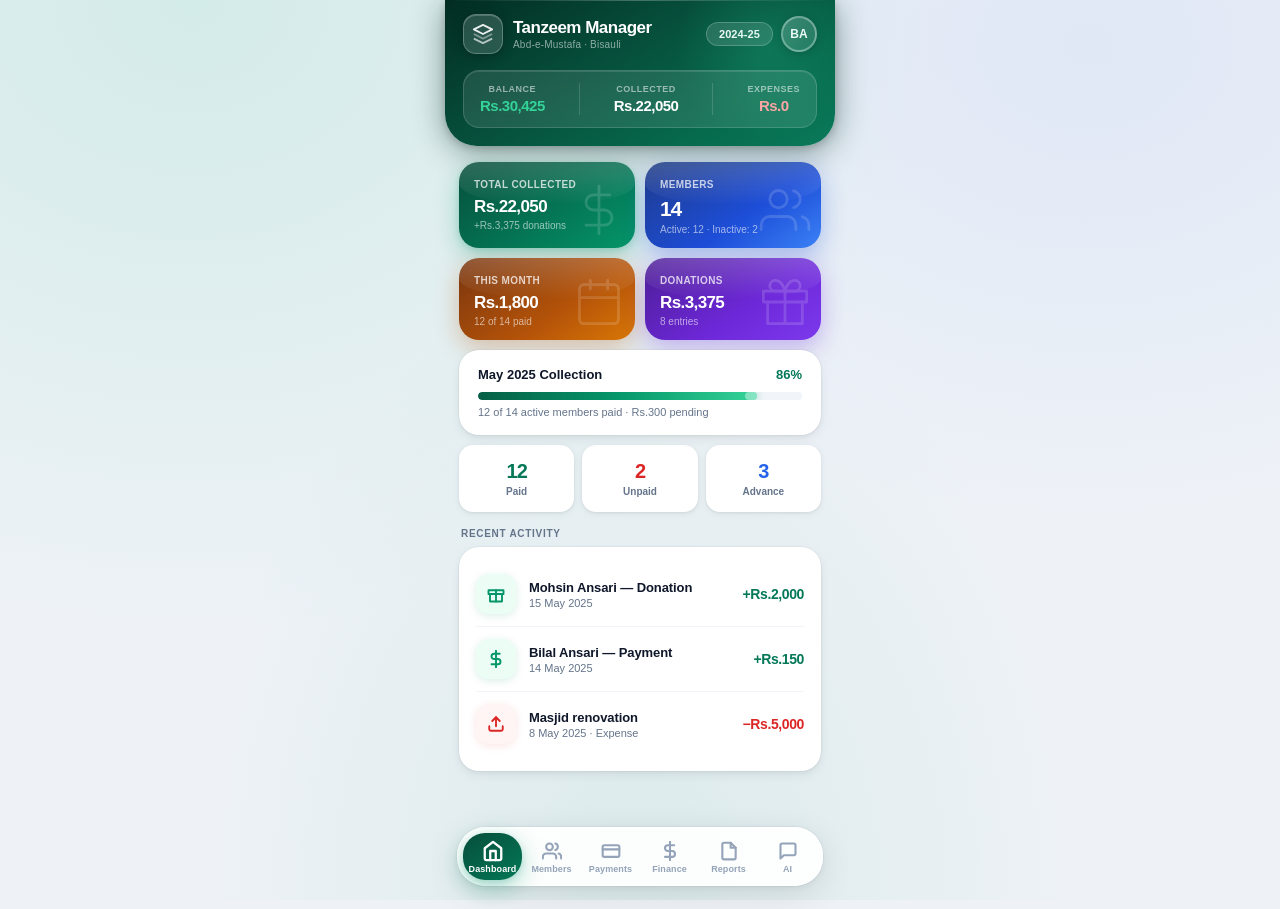
<file: design-test.html>
<!DOCTYPE html>
<html lang="en">
<head>
<meta charset="UTF-8">
<meta name="viewport" content="width=device-width, initial-scale=1, viewport-fit=cover">
<title>Design Test — Tanzeem Manager</title>
<style>
:root {
  --e950:#022c22; --e900:#064e3b; --e800:#065f46; --e700:#047857;
  --e600:#059669; --e500:#10b981; --e400:#34d399; --e100:#d1fae5; --e50:#ecfdf5;
  --s900:#0f172a; --s800:#1e293b; --s700:#334155; --s600:#475569;
  --s500:#64748b; --s400:#94a3b8; --s300:#cbd5e1; --s200:#e2e8f0;
  --s100:#f1f5f9; --s50:#f8fafc;
  --red:#dc2626; --red100:#fee2e2;
  --blue:#2563eb; --blue100:#dbeafe;
  --amber:#f59e0b; --amber100:#fef3c7;
  --purple:#7c3aed; --purple100:#ede9fe;

  --bg:#eef2f7;
  --surface:#ffffff;
  --border:rgba(15,23,42,.07);
  --text:var(--s900);
  --muted:var(--s500);

  --sh-sm:0 1px 3px rgba(0,0,0,.07),0 2px 8px rgba(0,0,0,.05);
  --sh-md:0 4px 12px rgba(0,0,0,.06),0 2px 4px rgba(0,0,0,.04),0 0 0 1px rgba(0,0,0,.03);
  --sh-green:0 8px 24px rgba(5,150,105,.32),0 2px 6px rgba(5,150,105,.18);
  --sh-green-sm:0 4px 14px rgba(5,150,105,.28);
  --r:20px; --rsm:14px; --rxs:10px; --rlg:28px;
}
*{margin:0;padding:0;box-sizing:border-box;-webkit-tap-highlight-color:transparent}
@keyframes fadeUp{from{opacity:0;transform:translateY(12px)}to{opacity:1;transform:translateY(0)}}
@keyframes shimmer{0%{transform:translateX(-100%)}100%{transform:translateX(100%)}}
@keyframes pulse{0%,100%{opacity:1}50%{opacity:.5}}
@keyframes spin{to{transform:rotate(360deg)}}

body{
  font-family:-apple-system,BlinkMacSystemFont,'SF Pro Display','Segoe UI',Roboto,sans-serif;
  background:var(--bg);
  background-image:
    radial-gradient(ellipse at 15% 0%,rgba(16,185,129,.12) 0%,transparent 50%),
    radial-gradient(ellipse at 85% 5%,rgba(37,99,235,.07) 0%,transparent 40%),
    radial-gradient(ellipse at 50% 100%,rgba(5,150,105,.08) 0%,transparent 50%);
  background-attachment:fixed;
  color:var(--text);
  max-width:390px;
  margin:0 auto;
  min-height:100vh;
  -webkit-font-smoothing:antialiased;
}

/* ── Header ─────────────────────────────────── */
.header{
  background:linear-gradient(150deg,var(--e950) 0%,var(--e900) 40%,#066a4c 75%,#0a7a5a 100%);
  color:#fff;
  padding:14px 18px 18px;
  position:sticky;top:0;z-index:100;
  border-radius:0 0 32px 32px;
  box-shadow:0 6px 32px rgba(2,44,34,.45),0 2px 8px rgba(0,0,0,.18);
  overflow:hidden;
}
.header::before{
  content:'';position:absolute;top:-40px;right:-20px;
  width:180px;height:180px;
  background:radial-gradient(circle,rgba(52,211,153,.18) 0%,transparent 70%);
  border-radius:50%;pointer-events:none;
}
.header::after{
  content:'';position:absolute;top:0;left:0;right:0;height:1px;
  background:linear-gradient(90deg,transparent,rgba(255,255,255,.25),transparent);
  pointer-events:none;
}
.hdr-row1{display:flex;align-items:center;justify-content:space-between;margin-bottom:16px}
.hdr-brand{display:flex;align-items:center;gap:10px}
.hdr-logo{
  width:40px;height:40px;border-radius:13px;
  background:rgba(255,255,255,.15);backdrop-filter:blur(8px);
  border:1px solid rgba(255,255,255,.25);
  display:flex;align-items:center;justify-content:center;
  box-shadow:0 2px 12px rgba(0,0,0,.25),inset 0 1px 0 rgba(255,255,255,.2);
}
.hdr-title{font-size:17px;font-weight:800;color:#fff;letter-spacing:-.5px}
.hdr-sub{font-size:10px;color:rgba(255,255,255,.55);font-weight:500;margin-top:1px;letter-spacing:.2px}
.hdr-right{display:flex;align-items:center;gap:8px}
.hdr-pill{
  background:rgba(255,255,255,.13);border:1px solid rgba(255,255,255,.22);
  border-radius:20px;padding:5px 12px;font-size:11px;font-weight:700;color:#fff;letter-spacing:.1px;
}
.avatar{
  width:36px;height:36px;border-radius:50%;
  background:linear-gradient(135deg,rgba(255,255,255,.22),rgba(255,255,255,.1));
  border:2px solid rgba(255,255,255,.35);
  display:flex;align-items:center;justify-content:center;
  font-size:12px;font-weight:800;color:#fff;cursor:pointer;
  box-shadow:0 2px 8px rgba(0,0,0,.2);
}
.hdr-balance{
  background:rgba(255,255,255,.1);backdrop-filter:blur(10px);
  border:1px solid rgba(255,255,255,.15);border-radius:16px;
  padding:12px 16px;display:flex;align-items:center;justify-content:space-between;
  box-shadow:inset 0 1px 0 rgba(255,255,255,.12);
}
.hb-item{text-align:center}
.hb-lbl{font-size:9px;color:rgba(255,255,255,.55);font-weight:600;letter-spacing:.5px;text-transform:uppercase;margin-bottom:3px}
.hb-val{font-size:15px;font-weight:800;color:#fff;letter-spacing:-.5px}
.hb-val.g{color:var(--e400)}.hb-val.r{color:#fca5a5}
.hb-div{width:1px;height:32px;background:rgba(255,255,255,.15)}

/* ── Screen container ───────────────────────── */
.screens{padding-bottom:112px}
.screen{display:none;padding:16px 14px;animation:fadeUp .22s ease-out}
.screen.active{display:block}

/* ── Section label ──────────────────────────── */
.slabel{font-size:10px;font-weight:700;color:var(--muted);letter-spacing:.7px;text-transform:uppercase;margin:16px 0 8px 2px}

/* ── Card ───────────────────────────────────── */
.card{
  background:var(--surface);border-radius:var(--r);
  padding:18px;margin-bottom:10px;
  box-shadow:var(--sh-md);border:1px solid rgba(255,255,255,.9);
  position:relative;overflow:hidden;
}
.card::before{
  content:'';position:absolute;top:0;left:20px;right:20px;height:1px;
  background:linear-gradient(90deg,transparent,rgba(255,255,255,.9),transparent);
}
.card-title{
  font-size:13px;font-weight:800;color:var(--e800);
  margin-bottom:14px;display:flex;align-items:center;gap:8px;letter-spacing:-.2px;
}
.card-title::before{
  content:'';width:3px;height:14px;
  background:linear-gradient(to bottom,var(--e600),var(--e400));
  border-radius:2px;flex-shrink:0;
}

/* ── Metrics ────────────────────────────────── */
.metrics{display:grid;grid-template-columns:1fr 1fr;gap:10px;margin-bottom:10px}
.metric{
  border-radius:var(--r);padding:17px 15px 13px;
  position:relative;overflow:hidden;color:#fff;
  transition:transform .2s cubic-bezier(.34,1.56,.64,1);
}
.metric:active{transform:scale(.96)}
.metric::after{
  content:'';position:absolute;top:0;left:-100%;width:60%;height:100%;
  background:linear-gradient(90deg,transparent,rgba(255,255,255,.12),transparent);
  animation:shimmer 3.5s ease infinite;pointer-events:none;
}
.metric::before{
  content:'';position:absolute;top:0;left:0;right:0;height:50%;
  background:linear-gradient(to bottom,rgba(255,255,255,.18),transparent);
  border-radius:var(--r) var(--r) 60% 60%;pointer-events:none;z-index:1;
}
.metric.g{background:linear-gradient(145deg,var(--e900) 0%,var(--e700) 60%,var(--e600) 100%);box-shadow:var(--sh-green)}
.metric.b{background:linear-gradient(145deg,#1e3a8a 0%,#1d4ed8 60%,#3b82f6 100%);box-shadow:0 8px 24px rgba(29,78,216,.32)}
.metric.o{background:linear-gradient(145deg,#78350f 0%,#b45309 60%,#d97706 100%);box-shadow:0 8px 24px rgba(180,83,9,.32)}
.metric.p{background:linear-gradient(145deg,#4c1d95 0%,#6d28d9 60%,#7c3aed 100%);box-shadow:0 8px 24px rgba(109,40,217,.32)}
.metric-icon{position:absolute;right:10px;bottom:8px;opacity:.15;z-index:0}
.metric-lbl{font-size:10px;font-weight:700;color:rgba(255,255,255,.75);letter-spacing:.4px;text-transform:uppercase;margin-bottom:8px;position:relative;z-index:2}
.metric-val{font-size:21px;font-weight:900;letter-spacing:-1.2px;color:#fff;position:relative;z-index:2;line-height:1}
.metric-val.sm{font-size:17px;font-weight:800;letter-spacing:-.6px}
.metric-sub{font-size:10px;color:rgba(255,255,255,.6);margin-top:5px;font-weight:500;position:relative;z-index:2}

/* ── Progress ───────────────────────────────── */
.prog-hdr{display:flex;justify-content:space-between;align-items:baseline;margin-bottom:10px}
.prog-title{font-size:13px;font-weight:700;color:var(--text)}
.prog-pct{font-size:13px;font-weight:800;color:var(--e700)}
.prog-track{height:8px;background:var(--s100);border-radius:99px;overflow:hidden;position:relative}
.prog-fill{
  height:100%;border-radius:99px;
  background:linear-gradient(90deg,var(--e800),var(--e600),var(--e400));
  box-shadow:0 0 10px rgba(5,150,105,.4);position:relative;
}
.prog-fill::after{
  content:'';position:absolute;top:0;right:0;width:12px;height:100%;
  background:rgba(255,255,255,.4);border-radius:99px;animation:pulse 1.5s ease-in-out infinite;
}
.prog-lbl{font-size:11px;color:var(--muted);margin-top:6px;font-weight:500}

/* ── Stats row ──────────────────────────────── */
.stats-row{display:grid;grid-template-columns:repeat(3,1fr);gap:8px;margin-bottom:10px}
.stat-box{
  background:var(--surface);border-radius:var(--rsm);padding:14px 10px;
  text-align:center;box-shadow:var(--sh-sm);border:1px solid rgba(255,255,255,.9);
}
.stat-val{font-size:20px;font-weight:900;letter-spacing:-1px;color:var(--text)}
.stat-val.g{color:var(--e700)}.stat-val.r{color:var(--red)}.stat-val.b{color:var(--blue)}
.stat-lbl{font-size:10px;font-weight:600;color:var(--muted);margin-top:3px}

/* ── Pay row ────────────────────────────────── */
.pay-row{display:flex;align-items:center;gap:12px;padding:11px 0;border-bottom:1px solid var(--s100)}
.pay-row:last-child{border-bottom:none}
.pay-av{width:40px;height:40px;border-radius:13px;display:flex;align-items:center;justify-content:center;font-size:13px;font-weight:800;color:#fff;flex-shrink:0;letter-spacing:-.5px}
.pay-av.paid{background:linear-gradient(135deg,var(--e800),var(--e600));box-shadow:var(--sh-green-sm)}
.pay-av.unpaid{background:linear-gradient(135deg,#991b1b,var(--red));box-shadow:0 4px 12px rgba(220,38,38,.25)}
.pay-info{flex:1;min-width:0}
.pay-name{font-size:13px;font-weight:700;color:var(--text);letter-spacing:-.15px}
.pay-sub{font-size:11px;color:var(--muted);margin-top:2px;font-weight:500}
.pay-amount{font-size:13px;font-weight:800;flex-shrink:0}
.pay-wa{background:none;border:none;cursor:pointer;color:#25d366;padding:2px 4px;line-height:1}

/* ── Member card ────────────────────────────── */
.mc{
  background:var(--surface);border-radius:var(--rsm);padding:13px 14px;
  margin-bottom:8px;border:1px solid rgba(255,255,255,.9);
  display:flex;align-items:center;gap:12px;
  box-shadow:var(--sh-sm);position:relative;overflow:hidden;
  transition:transform .15s,box-shadow .15s;
}
.mc::before{content:'';position:absolute;left:0;top:0;bottom:0;width:3px;background:linear-gradient(to bottom,var(--e700),var(--e400))}
.mc:active{transform:scale(.983);box-shadow:var(--sh-md)}
.mc-av{
  width:44px;height:44px;border-radius:14px;
  background:linear-gradient(145deg,var(--e900),var(--e600));
  color:#fff;display:flex;align-items:center;justify-content:center;
  font-size:15px;font-weight:800;flex-shrink:0;letter-spacing:-.8px;
  box-shadow:var(--sh-green-sm);
}
.mc-av.in{background:linear-gradient(145deg,var(--s500),var(--s400));box-shadow:0 4px 12px rgba(100,116,139,.2)}
.mc-info{flex:1;min-width:0}
.mc-name{font-size:14px;font-weight:700;letter-spacing:-.2px;color:var(--text)}
.mc-sub{font-size:11px;color:var(--muted);margin-top:2px;font-weight:500}
.mc-actions{display:flex;gap:6px;flex-shrink:0}

/* ── Badges ─────────────────────────────────── */
.badge{display:inline-flex;align-items:center;padding:3px 9px;border-radius:20px;font-size:10px;font-weight:700;letter-spacing:.2px}
.ba{background:var(--e50);color:var(--e800);border:1px solid var(--e100)}
.bi{background:var(--red100);color:var(--red);border:1px solid #fecaca}

/* ── Finance item ───────────────────────────── */
.fi{display:flex;align-items:center;gap:13px;padding:12px 0;border-bottom:1px solid var(--s100)}
.fi:last-child{border-bottom:none}
.fi-dot{width:40px;height:40px;border-radius:13px;display:flex;align-items:center;justify-content:center;flex-shrink:0}
.fi-dot.g{background:var(--e50);box-shadow:0 2px 8px rgba(5,150,105,.15)}
.fi-dot.r{background:#fff5f5;box-shadow:0 2px 8px rgba(220,38,38,.12)}
.fi-info{flex:1;min-width:0}
.fi-name{font-size:13px;font-weight:700;color:var(--text);letter-spacing:-.1px}
.fi-sub{font-size:11px;color:var(--muted);margin-top:2px;font-weight:500}
.fi-amt{font-size:14px;font-weight:800;letter-spacing:-.4px;flex-shrink:0}
.fi-amt.g{color:var(--e700)}.fi-amt.r{color:var(--red)}

/* ── Reports ────────────────────────────────── */
.rpt-btn{
  display:flex;align-items:center;gap:14px;padding:14px;
  background:var(--surface);border-radius:var(--rsm);
  box-shadow:var(--sh-sm);border:1px solid rgba(255,255,255,.9);
  margin-bottom:8px;cursor:pointer;transition:transform .15s,box-shadow .15s;
}
.rpt-btn:active{transform:scale(.983);box-shadow:var(--sh-md)}
.rpt-icon{
  width:42px;height:42px;border-radius:13px;
  display:flex;align-items:center;justify-content:center;flex-shrink:0;
}
.rpt-icon.g{background:var(--e50);box-shadow:0 2px 8px rgba(5,150,105,.15)}
.rpt-icon.b{background:var(--blue100);box-shadow:0 2px 8px rgba(37,99,235,.12)}
.rpt-icon.o{background:var(--amber100);box-shadow:0 2px 8px rgba(245,158,11,.15)}
.rpt-icon.p{background:var(--purple100);box-shadow:0 2px 8px rgba(124,58,237,.15)}
.rpt-info{flex:1;min-width:0}
.rpt-name{font-size:13px;font-weight:700;color:var(--text);letter-spacing:-.1px}
.rpt-desc{font-size:11px;color:var(--muted);margin-top:2px;font-weight:500}
.rpt-arr{color:var(--s300)}

/* ── AI chat ────────────────────────────────── */
.chat-area{display:flex;flex-direction:column;gap:10px;padding:4px 0 16px}
.msg{display:flex;flex-direction:column}
.msg.user{align-items:flex-end}
.msg.ai{align-items:flex-start}
.msg-bubble{
  max-width:82%;padding:11px 14px;border-radius:18px;
  font-size:13px;line-height:1.55;font-weight:500;
}
.msg.user .msg-bubble{
  background:linear-gradient(145deg,var(--e900),var(--e700));color:#fff;
  border-radius:18px 18px 4px 18px;
  box-shadow:var(--sh-green-sm);
}
.msg.ai .msg-bubble{
  background:var(--surface);color:var(--text);
  border-radius:18px 18px 18px 4px;
  box-shadow:var(--sh-sm);border:1px solid var(--s200);
}
.chips{display:flex;flex-wrap:wrap;gap:7px;margin-bottom:12px}
.chip{
  background:var(--surface);border:1px solid var(--s200);
  border-radius:20px;padding:7px 14px;font-size:12px;font-weight:600;
  color:var(--e800);cursor:pointer;box-shadow:var(--sh-sm);
  transition:all .15s;white-space:nowrap;
}
.chip:active{background:var(--e50);border-color:var(--e100);transform:scale(.96)}
.chat-input-row{
  display:flex;gap:10px;align-items:center;
  position:sticky;bottom:80px;
  background:var(--bg);padding:8px 0;
}
.chat-input{
  flex:1;padding:12px 16px;border:1.5px solid var(--s200);
  border-radius:24px;font-size:14px;background:var(--surface);
  color:var(--text);font-weight:500;
  box-shadow:var(--sh-sm);
}
.chat-input:focus{outline:none;border-color:var(--e600);box-shadow:0 0 0 3px rgba(5,150,105,.12)}
.chat-send{
  width:44px;height:44px;border-radius:50%;
  background:linear-gradient(145deg,var(--e900),var(--e600));
  border:none;cursor:pointer;color:#fff;
  display:flex;align-items:center;justify-content:center;
  box-shadow:var(--sh-green-sm);flex-shrink:0;
}

/* ── Settings ───────────────────────────────── */
.setting-row{
  display:flex;align-items:center;gap:14px;padding:14px 0;
  border-bottom:1px solid var(--s100);
}
.setting-row:last-child{border-bottom:none}
.setting-icon{
  width:38px;height:38px;border-radius:12px;
  display:flex;align-items:center;justify-content:center;flex-shrink:0;
}
.setting-info{flex:1;min-width:0}
.setting-name{font-size:14px;font-weight:600;color:var(--text)}
.setting-sub{font-size:11px;color:var(--muted);margin-top:1px}

/* ── Btn ────────────────────────────────────── */
.btn{padding:13px 22px;border-radius:var(--rxs);border:none;cursor:pointer;font-size:14px;font-weight:700;letter-spacing:-.1px;transition:transform .15s,box-shadow .15s;position:relative;overflow:hidden}
.btn:active{transform:scale(.95)}
.btn-primary{background:linear-gradient(145deg,var(--e900) 0%,var(--e700) 60%,var(--e600) 100%);color:#fff;box-shadow:var(--sh-green);width:100%;display:flex;align-items:center;justify-content:center;gap:8px}
.btn-primary::before{content:'';position:absolute;top:0;left:0;right:0;height:50%;background:linear-gradient(to bottom,rgba(255,255,255,.12),transparent);pointer-events:none}

/* ── FAB ────────────────────────────────────── */
.fab{
  position:fixed;bottom:90px;right:18px;
  width:52px;height:52px;border-radius:18px;
  background:linear-gradient(145deg,var(--e900),var(--e700),var(--e600));
  color:#fff;border:none;cursor:pointer;
  display:flex;align-items:center;justify-content:center;
  box-shadow:var(--sh-green);z-index:99;
  transition:transform .2s,box-shadow .2s;
}
.fab::before{content:'';position:absolute;inset:0;border-radius:inherit;background:linear-gradient(to bottom,rgba(255,255,255,.18),transparent);pointer-events:none}
.fab:active{transform:scale(.9)}

/* ── Bottom Nav ─────────────────────────────── */
.bottom-nav{
  position:fixed;bottom:14px;left:50%;transform:translateX(-50%);
  width:calc(100% - 24px);max-width:366px;
  background:rgba(255,255,255,.92);
  backdrop-filter:blur(32px) saturate(1.8);
  -webkit-backdrop-filter:blur(32px) saturate(1.8);
  border:1px solid rgba(255,255,255,.98);border-radius:28px;
  display:flex;z-index:100;padding:5px;
  box-shadow:0 8px 32px rgba(0,0,0,.10),0 2px 8px rgba(0,0,0,.06),0 0 0 1px rgba(0,0,0,.04),inset 0 1px 0 rgba(255,255,255,.9);
}
.nav-item{
  flex:1;display:flex;flex-direction:column;align-items:center;justify-content:center;
  padding:8px 2px 6px;cursor:pointer;color:var(--s400);
  font-size:9px;font-weight:700;gap:3px;border:none;background:none;border-radius:22px;
  transition:color .22s,background .22s,transform .22s cubic-bezier(.34,1.56,.64,1);
  letter-spacing:.1px;white-space:nowrap;
}
.nav-item svg{width:20px;height:20px;transition:transform .22s cubic-bezier(.34,1.56,.64,1)}
.nav-item:active{transform:scale(.88)}
.nav-item.active{background:linear-gradient(145deg,var(--e900) 0%,var(--e700) 100%);color:#fff;box-shadow:var(--sh-green)}
.nav-item.active svg{transform:scale(1.1)}
</style>
</head>
<body>

<!-- ── HEADER (shared) ──────────────────────────── -->
<div class="header">
  <div class="hdr-row1">
    <div class="hdr-brand">
      <div class="hdr-logo">
        <svg width="22" height="22" viewBox="0 0 24 24" fill="none">
          <path d="M12 2L2 7l10 5 10-5-10-5z" stroke="rgba(255,255,255,.9)" stroke-width="2" stroke-linejoin="round"/>
          <path d="M2 17l10 5 10-5" stroke="rgba(255,255,255,.65)" stroke-width="2" stroke-linejoin="round"/>
          <path d="M2 12l10 5 10-5" stroke="rgba(255,255,255,.4)" stroke-width="2" stroke-linejoin="round"/>
        </svg>
      </div>
      <div>
        <div class="hdr-title">Tanzeem Manager</div>
        <div class="hdr-sub">Abd-e-Mustafa · Bisauli</div>
      </div>
    </div>
    <div class="hdr-right">
      <div class="hdr-pill">2024-25</div>
      <div class="avatar">BA</div>
    </div>
  </div>
  <!-- Balance bar — only on dashboard -->
  <div class="hdr-balance" id="hdrBalance">
    <div class="hb-item"><div class="hb-lbl">Balance</div><div class="hb-val g">Rs.30,425</div></div>
    <div class="hb-div"></div>
    <div class="hb-item"><div class="hb-lbl">Collected</div><div class="hb-val">Rs.22,050</div></div>
    <div class="hb-div"></div>
    <div class="hb-item"><div class="hb-lbl">Expenses</div><div class="hb-val r">Rs.0</div></div>
  </div>
</div>

<!-- ── SCREENS ───────────────────────────────────── -->
<div class="screens">

  <!-- DASHBOARD ──────────────────────────────── -->
  <div class="screen active" id="s-dashboard">
    <div class="metrics">
      <div class="metric g">
        <div class="metric-lbl">Total Collected</div>
        <div class="metric-val sm">Rs.22,050</div>
        <div class="metric-sub">+Rs.3,375 donations</div>
        <div class="metric-icon"><svg width="52" height="52" viewBox="0 0 24 24" fill="none" stroke="white" stroke-width="1.3" stroke-linecap="round" stroke-linejoin="round"><line x1="12" y1="1" x2="12" y2="23"/><path d="M17 5H9.5a3.5 3.5 0 0 0 0 7h5a3.5 3.5 0 0 1 0 7H6"/></svg></div>
      </div>
      <div class="metric b">
        <div class="metric-lbl">Members</div>
        <div class="metric-val">14</div>
        <div class="metric-sub">Active: 12 · Inactive: 2</div>
        <div class="metric-icon"><svg width="52" height="52" viewBox="0 0 24 24" fill="none" stroke="white" stroke-width="1.3" stroke-linecap="round" stroke-linejoin="round"><path d="M17 21v-2a4 4 0 0 0-4-4H5a4 4 0 0 0-4 4v2"/><circle cx="9" cy="7" r="4"/><path d="M23 21v-2a4 4 0 0 0-3-3.87"/><path d="M16 3.13a4 4 0 0 1 0 7.75"/></svg></div>
      </div>
      <div class="metric o">
        <div class="metric-lbl">This Month</div>
        <div class="metric-val sm">Rs.1,800</div>
        <div class="metric-sub">12 of 14 paid</div>
        <div class="metric-icon"><svg width="52" height="52" viewBox="0 0 24 24" fill="none" stroke="white" stroke-width="1.3" stroke-linecap="round" stroke-linejoin="round"><rect x="3" y="4" width="18" height="18" rx="2"/><line x1="16" y1="2" x2="16" y2="6"/><line x1="8" y1="2" x2="8" y2="6"/><line x1="3" y1="10" x2="21" y2="10"/></svg></div>
      </div>
      <div class="metric p">
        <div class="metric-lbl">Donations</div>
        <div class="metric-val sm">Rs.3,375</div>
        <div class="metric-sub">8 entries</div>
        <div class="metric-icon"><svg width="52" height="52" viewBox="0 0 24 24" fill="none" stroke="white" stroke-width="1.3" stroke-linecap="round" stroke-linejoin="round"><polyline points="20 12 20 22 4 22 4 12"/><rect x="2" y="7" width="20" height="5"/><path d="M12 22V7"/><path d="M12 7H7.5a2.5 2.5 0 0 1 0-5C11 2 12 7 12 7z"/><path d="M12 7h4.5a2.5 2.5 0 0 0 0-5C13 2 12 7 12 7z"/></svg></div>
      </div>
    </div>

    <div class="card" style="padding:16px 18px">
      <div class="prog-hdr">
        <div class="prog-title">May 2025 Collection</div>
        <div class="prog-pct">86%</div>
      </div>
      <div class="prog-track"><div class="prog-fill" style="width:86%"></div></div>
      <div class="prog-lbl">12 of 14 active members paid · Rs.300 pending</div>
    </div>

    <div class="stats-row">
      <div class="stat-box"><div class="stat-val g">12</div><div class="stat-lbl">Paid</div></div>
      <div class="stat-box"><div class="stat-val r">2</div><div class="stat-lbl">Unpaid</div></div>
      <div class="stat-box"><div class="stat-val b">3</div><div class="stat-lbl">Advance</div></div>
    </div>

    <p class="slabel">Recent Activity</p>
    <div class="card" style="padding:14px 16px">
      <div class="fi">
        <div class="fi-dot g"><svg width="18" height="18" viewBox="0 0 24 24" fill="none" stroke="#059669" stroke-width="2.5" stroke-linecap="round" stroke-linejoin="round"><polyline points="20 12 20 22 4 22 4 12"/><rect x="2" y="7" width="20" height="5"/><path d="M12 22V7"/></svg></div>
        <div class="fi-info"><div class="fi-name">Mohsin Ansari — Donation</div><div class="fi-sub">15 May 2025</div></div>
        <div class="fi-amt g">+Rs.2,000</div>
      </div>
      <div class="fi">
        <div class="fi-dot g"><svg width="18" height="18" viewBox="0 0 24 24" fill="none" stroke="#059669" stroke-width="2.5" stroke-linecap="round" stroke-linejoin="round"><line x1="12" y1="1" x2="12" y2="23"/><path d="M17 5H9.5a3.5 3.5 0 0 0 0 7h5a3.5 3.5 0 0 1 0 7H6"/></svg></div>
        <div class="fi-info"><div class="fi-name">Bilal Ansari — Payment</div><div class="fi-sub">14 May 2025</div></div>
        <div class="fi-amt g">+Rs.150</div>
      </div>
      <div class="fi">
        <div class="fi-dot r"><svg width="18" height="18" viewBox="0 0 24 24" fill="none" stroke="#dc2626" stroke-width="2.5" stroke-linecap="round" stroke-linejoin="round"><path d="M21 15v4a2 2 0 0 1-2 2H5a2 2 0 0 1-2-2v-4"/><polyline points="17 8 12 3 7 8"/><line x1="12" y1="3" x2="12" y2="15"/></svg></div>
        <div class="fi-info"><div class="fi-name">Masjid renovation</div><div class="fi-sub">8 May 2025 · Expense</div></div>
        <div class="fi-amt r">−Rs.5,000</div>
      </div>
    </div>
  </div>

  <!-- MEMBERS ─────────────────────────────────── -->
  <div class="screen" id="s-members">
    <p class="slabel">Active Members (12)</p>
    <div class="mc"><div class="mc-av">BA</div><div class="mc-info"><div class="mc-name">Bilal Ansari <span class="badge ba">Active</span></div><div class="mc-sub">Regular · 📞 9876543210</div></div></div>
    <div class="mc"><div class="mc-av">MA</div><div class="mc-info"><div class="mc-name">Mohsin Ansari <span class="badge ba">Active</span></div><div class="mc-sub">Regular · 📞 9876543211</div></div></div>
    <div class="mc"><div class="mc-av">JA</div><div class="mc-info"><div class="mc-name">Javed Ansari <span class="badge ba">Active</span></div><div class="mc-sub">Regular · 📞 9876543212</div></div></div>
    <div class="mc"><div class="mc-av">HA</div><div class="mc-info"><div class="mc-name">Hasnain Ansari <span class="badge ba">Active</span></div><div class="mc-sub">Regular</div></div></div>
    <p class="slabel">Inactive Members (2)</p>
    <div class="mc"><div class="mc-av in">OA</div><div class="mc-info"><div class="mc-name">Obaid Ansari <span class="badge bi">Inactive</span></div><div class="mc-sub">Regular</div></div></div>
    <div class="mc"><div class="mc-av in">SA</div><div class="mc-info"><div class="mc-name">Shahrukh Ansari <span class="badge bi">Inactive</span></div><div class="mc-sub">Regular</div></div></div>
    <button class="fab" style="position:static;margin:16px auto 0;display:flex;width:fit-content;padding:0 20px;border-radius:14px;height:48px;gap:8px;font-size:14px;font-weight:700">
      <svg width="18" height="18" viewBox="0 0 24 24" fill="none" stroke="white" stroke-width="2.5" stroke-linecap="round" stroke-linejoin="round"><line x1="12" y1="5" x2="12" y2="19"/><line x1="5" y1="12" x2="19" y2="12"/></svg>
      Add Member
    </button>
  </div>

  <!-- PAYMENTS ────────────────────────────────── -->
  <div class="screen" id="s-payments">
    <div class="card" style="padding:14px 16px">
      <div class="card-title">Paid — May 2025</div>
      <div class="pay-row">
        <div class="pay-av paid">BA</div>
        <div class="pay-info"><div class="pay-name">Bilal Ansari</div><div class="pay-sub">Paid 8/8 past months + 1 advance</div></div>
        <div class="pay-amount" style="color:var(--e700)">+Rs.150</div>
        <button class="pay-wa"><svg width="18" height="18" viewBox="0 0 24 24" fill="#25d366"><path d="M17.472 14.382c-.297-.149-1.758-.867-2.03-.967-.273-.099-.471-.148-.67.15-.197.297-.767.966-.94 1.164-.173.199-.347.223-.644.075-.297-.15-1.255-.463-2.39-1.475-.883-.788-1.48-1.761-1.653-2.059-.173-.297-.018-.458.13-.606.134-.133.298-.347.446-.52.149-.174.198-.298.298-.497.099-.198.05-.371-.025-.52-.075-.149-.669-1.612-.916-2.207-.242-.579-.487-.5-.669-.51-.173-.008-.371-.01-.57-.01-.198 0-.52.074-.792.372-.272.297-1.04 1.016-1.04 2.479 0 1.462 1.065 2.875 1.213 3.074.149.198 2.096 3.2 5.077 4.487.709.306 1.262.489 1.694.625.712.227 1.36.195 1.871.118.571-.085 1.758-.719 2.006-1.413.248-.694.248-1.289.173-1.413-.074-.124-.272-.198-.57-.347m-5.421 7.403h-.004a9.87 9.87 0 01-5.031-1.378l-.361-.214-3.741.982.998-3.648-.235-.374a9.86 9.86 0 01-1.51-5.26c.001-5.45 4.436-9.884 9.888-9.884 2.64 0 5.122 1.03 6.988 2.898a9.825 9.825 0 012.893 6.994c-.003 5.45-4.437 9.884-9.885 9.884m8.413-18.297A11.815 11.815 0 0012.05 0C5.495 0 .16 5.335.157 11.892c0 2.096.547 4.142 1.588 5.945L.057 24l6.305-1.654a11.882 11.882 0 005.683 1.448h.005c6.554 0 11.89-5.335 11.893-11.893a11.821 11.821 0 00-3.48-8.413z"/></svg></button>
      </div>
      <div class="pay-row">
        <div class="pay-av paid">MA</div>
        <div class="pay-info"><div class="pay-name">Mohsin Ansari</div><div class="pay-sub">Paid 7 of 8 past months</div></div>
        <div class="pay-amount" style="color:var(--e700)">+Rs.150</div>
        <button class="pay-wa"><svg width="18" height="18" viewBox="0 0 24 24" fill="#25d366"><path d="M17.472 14.382c-.297-.149-1.758-.867-2.03-.967-.273-.099-.471-.148-.67.15-.197.297-.767.966-.94 1.164-.173.199-.347.223-.644.075-.297-.15-1.255-.463-2.39-1.475-.883-.788-1.48-1.761-1.653-2.059-.173-.297-.018-.458.13-.606.134-.133.298-.347.446-.52.149-.174.198-.298.298-.497.099-.198.05-.371-.025-.52-.075-.149-.669-1.612-.916-2.207-.242-.579-.487-.5-.669-.51-.173-.008-.371-.01-.57-.01-.198 0-.52.074-.792.372-.272.297-1.04 1.016-1.04 2.479 0 1.462 1.065 2.875 1.213 3.074.149.198 2.096 3.2 5.077 4.487.709.306 1.262.489 1.694.625.712.227 1.36.195 1.871.118.571-.085 1.758-.719 2.006-1.413.248-.694.248-1.289.173-1.413-.074-.124-.272-.198-.57-.347m-5.421 7.403h-.004a9.87 9.87 0 01-5.031-1.378l-.361-.214-3.741.982.998-3.648-.235-.374a9.86 9.86 0 01-1.51-5.26c.001-5.45 4.436-9.884 9.888-9.884 2.64 0 5.122 1.03 6.988 2.898a9.825 9.825 0 012.893 6.994c-.003 5.45-4.437 9.884-9.885 9.884m8.413-18.297A11.815 11.815 0 0012.05 0C5.495 0 .16 5.335.157 11.892c0 2.096.547 4.142 1.588 5.945L.057 24l6.305-1.654a11.882 11.882 0 005.683 1.448h.005c6.554 0 11.89-5.335 11.893-11.893a11.821 11.821 0 00-3.48-8.413z"/></svg></button>
      </div>
    </div>
    <div class="card" style="padding:14px 16px">
      <div class="card-title">Unpaid — May 2025</div>
      <div class="pay-row">
        <div class="pay-av unpaid">OA</div>
        <div class="pay-info"><div class="pay-name">Obaid Ansari</div><div class="pay-sub">Paid 5 of 8 past months</div></div>
        <div class="pay-amount" style="color:var(--red)">−Rs.150</div>
      </div>
      <div class="pay-row">
        <div class="pay-av unpaid">TA</div>
        <div class="pay-info"><div class="pay-name">Tofeeq Ansari</div><div class="pay-sub">Paid 6 of 8 past months</div></div>
        <div class="pay-amount" style="color:var(--red)">−Rs.150</div>
      </div>
    </div>
  </div>

  <!-- FINANCE ─────────────────────────────────── -->
  <div class="screen" id="s-finance">
    <div class="metrics" style="grid-template-columns:1fr 1fr">
      <div class="metric g" style="grid-column:1/2">
        <div class="metric-lbl">Total Donations</div>
        <div class="metric-val sm">Rs.3,375</div>
        <div class="metric-sub">8 entries</div>
      </div>
      <div class="metric b" style="grid-column:2/3">
        <div class="metric-lbl">Count</div>
        <div class="metric-val">8</div>
      </div>
    </div>
    <div class="card" style="padding:14px 16px">
      <div class="fi">
        <div class="fi-dot g"><svg width="18" height="18" viewBox="0 0 24 24" fill="none" stroke="#059669" stroke-width="2.5" stroke-linecap="round" stroke-linejoin="round"><polyline points="20 12 20 22 4 22 4 12"/><rect x="2" y="7" width="20" height="5"/><path d="M12 22V7"/></svg></div>
        <div class="fi-info"><div class="fi-name">Mohsin Ansari</div><div class="fi-sub">15 May 2025 · Langar ke liye</div></div>
        <div class="fi-amt g">+Rs.2,000</div>
      </div>
      <div class="fi">
        <div class="fi-dot g"><svg width="18" height="18" viewBox="0 0 24 24" fill="none" stroke="#059669" stroke-width="2.5" stroke-linecap="round" stroke-linejoin="round"><polyline points="20 12 20 22 4 22 4 12"/><rect x="2" y="7" width="20" height="5"/><path d="M12 22V7"/></svg></div>
        <div class="fi-info"><div class="fi-name">Bilal Ansari</div><div class="fi-sub">10 May 2025</div></div>
        <div class="fi-amt g">+Rs.1,000</div>
      </div>
      <div class="fi">
        <div class="fi-dot g"><svg width="18" height="18" viewBox="0 0 24 24" fill="none" stroke="#059669" stroke-width="2.5" stroke-linecap="round" stroke-linejoin="round"><polyline points="20 12 20 22 4 22 4 12"/><rect x="2" y="7" width="20" height="5"/><path d="M12 22V7"/></svg></div>
        <div class="fi-info"><div class="fi-name">Javed Ansari</div><div class="fi-sub">2 May 2025 · Madrasa madad</div></div>
        <div class="fi-amt g">+Rs.375</div>
      </div>
    </div>
  </div>

  <!-- REPORTS ─────────────────────────────────── -->
  <div class="screen" id="s-reports">
    <p class="slabel">Payment Reports</p>
    <div class="rpt-btn"><div class="rpt-icon g"><svg width="20" height="20" viewBox="0 0 24 24" fill="none" stroke="#059669" stroke-width="2.5" stroke-linecap="round" stroke-linejoin="round"><path d="M17 21v-2a4 4 0 0 0-4-4H5a4 4 0 0 0-4 4v2"/><circle cx="9" cy="7" r="4"/></svg></div><div class="rpt-info"><div class="rpt-name">Member Statement</div><div class="rpt-desc">Full payment history per member</div></div><svg class="rpt-arr" width="16" height="16" viewBox="0 0 24 24" fill="none" stroke="currentColor" stroke-width="2.5" stroke-linecap="round" stroke-linejoin="round"><polyline points="9 18 15 12 9 6"/></svg></div>
    <div class="rpt-btn"><div class="rpt-icon b"><svg width="20" height="20" viewBox="0 0 24 24" fill="none" stroke="#2563eb" stroke-width="2.5" stroke-linecap="round" stroke-linejoin="round"><rect x="3" y="4" width="18" height="18" rx="2"/><line x1="3" y1="10" x2="21" y2="10"/></svg></div><div class="rpt-info"><div class="rpt-name">Month-wise Report</div><div class="rpt-desc">Collection per month breakdown</div></div><svg class="rpt-arr" width="16" height="16" viewBox="0 0 24 24" fill="none" stroke="currentColor" stroke-width="2.5" stroke-linecap="round" stroke-linejoin="round"><polyline points="9 18 15 12 9 6"/></svg></div>
    <div class="rpt-btn"><div class="rpt-icon o"><svg width="20" height="20" viewBox="0 0 24 24" fill="none" stroke="#d97706" stroke-width="2.5" stroke-linecap="round" stroke-linejoin="round"><line x1="12" y1="1" x2="12" y2="23"/><path d="M17 5H9.5a3.5 3.5 0 0 0 0 7h5a3.5 3.5 0 0 1 0 7H6"/></svg></div><div class="rpt-info"><div class="rpt-name">Balance Sheet</div><div class="rpt-desc">Assets, income and expenses</div></div><svg class="rpt-arr" width="16" height="16" viewBox="0 0 24 24" fill="none" stroke="currentColor" stroke-width="2.5" stroke-linecap="round" stroke-linejoin="round"><polyline points="9 18 15 12 9 6"/></svg></div>
    <p class="slabel">Finance Reports</p>
    <div class="rpt-btn"><div class="rpt-icon p"><svg width="20" height="20" viewBox="0 0 24 24" fill="none" stroke="#7c3aed" stroke-width="2.5" stroke-linecap="round" stroke-linejoin="round"><polyline points="20 12 20 22 4 22 4 12"/><rect x="2" y="7" width="20" height="5"/></svg></div><div class="rpt-info"><div class="rpt-name">Donation Report</div><div class="rpt-desc">All donations this session</div></div><svg class="rpt-arr" width="16" height="16" viewBox="0 0 24 24" fill="none" stroke="currentColor" stroke-width="2.5" stroke-linecap="round" stroke-linejoin="round"><polyline points="9 18 15 12 9 6"/></svg></div>
    <div class="rpt-btn"><div class="rpt-icon g"><svg width="20" height="20" viewBox="0 0 24 24" fill="none" stroke="#059669" stroke-width="2.5" stroke-linecap="round" stroke-linejoin="round"><path d="M14 2H6a2 2 0 0 0-2 2v16a2 2 0 0 0 2 2h12a2 2 0 0 0 2-2V8z"/><polyline points="14 2 14 8 20 8"/></svg></div><div class="rpt-info"><div class="rpt-name">Summary Report</div><div class="rpt-desc">Full session summary</div></div><svg class="rpt-arr" width="16" height="16" viewBox="0 0 24 24" fill="none" stroke="currentColor" stroke-width="2.5" stroke-linecap="round" stroke-linejoin="round"><polyline points="9 18 15 12 9 6"/></svg></div>
  </div>

  <!-- AI CHAT ─────────────────────────────────── -->
  <div class="screen" id="s-ai">
    <div class="chips">
      <div class="chip">Paid this month</div>
      <div class="chip">Unpaid this month</div>
      <div class="chip">Total balance</div>
      <div class="chip">Best month</div>
      <div class="chip">Member totals</div>
    </div>
    <div class="chat-area">
      <div class="msg ai"><div class="msg-bubble">Assalamu Alaikum! Main aapka Tanzeem assistant hoon. Members, payments, ya finance ke baare mein kuch bhi poochein.</div></div>
      <div class="msg user"><div class="msg-bubble">Is mahine kitne members ne pay kiya?</div></div>
      <div class="msg ai"><div class="msg-bubble"><strong>May 2025 — Payment Status 📅</strong><br><br>✅ <strong>Paid (12):</strong><br>Bilal, Mohsin, Javed, Hasnain...<br><br>❌ <strong>Unpaid (2):</strong><br>Obaid Ansari, Tofeeq Ansari</div></div>
    </div>
    <div class="chat-input-row">
      <input class="chat-input" type="text" placeholder="Kuch bhi poochein...">
      <button class="chat-send"><svg width="18" height="18" viewBox="0 0 24 24" fill="none" stroke="white" stroke-width="2.5" stroke-linecap="round" stroke-linejoin="round"><line x1="22" y1="2" x2="11" y2="13"/><polygon points="22 2 15 22 11 13 2 9 22 2"/></svg></button>
    </div>
  </div>

</div>

<!-- ── BOTTOM NAV ────────────────────────────────── -->
<nav class="bottom-nav">
  <button class="nav-item active" onclick="switchTab('dashboard',this)">
    <svg viewBox="0 0 24 24" fill="none" stroke="currentColor" stroke-width="2.5" stroke-linecap="round" stroke-linejoin="round"><path d="M3 9l9-7 9 7v11a2 2 0 0 1-2 2H5a2 2 0 0 1-2-2z"/><polyline points="9 22 9 12 15 12 15 22"/></svg>
    Dashboard
  </button>
  <button class="nav-item" onclick="switchTab('members',this)">
    <svg viewBox="0 0 24 24" fill="none" stroke="currentColor" stroke-width="2.5" stroke-linecap="round" stroke-linejoin="round"><path d="M17 21v-2a4 4 0 0 0-4-4H5a4 4 0 0 0-4 4v2"/><circle cx="9" cy="7" r="4"/><path d="M23 21v-2a4 4 0 0 0-3-3.87"/><path d="M16 3.13a4 4 0 0 1 0 7.75"/></svg>
    Members
  </button>
  <button class="nav-item" onclick="switchTab('payments',this)">
    <svg viewBox="0 0 24 24" fill="none" stroke="currentColor" stroke-width="2.5" stroke-linecap="round" stroke-linejoin="round"><rect x="2" y="5" width="20" height="14" rx="2"/><line x1="2" y1="10" x2="22" y2="10"/></svg>
    Payments
  </button>
  <button class="nav-item" onclick="switchTab('finance',this)">
    <svg viewBox="0 0 24 24" fill="none" stroke="currentColor" stroke-width="2.5" stroke-linecap="round" stroke-linejoin="round"><line x1="12" y1="1" x2="12" y2="23"/><path d="M17 5H9.5a3.5 3.5 0 0 0 0 7h5a3.5 3.5 0 0 1 0 7H6"/></svg>
    Finance
  </button>
  <button class="nav-item" onclick="switchTab('reports',this)">
    <svg viewBox="0 0 24 24" fill="none" stroke="currentColor" stroke-width="2.5" stroke-linecap="round" stroke-linejoin="round"><path d="M14 2H6a2 2 0 0 0-2 2v16a2 2 0 0 0 2 2h12a2 2 0 0 0 2-2V8z"/><polyline points="14 2 14 8 20 8"/></svg>
    Reports
  </button>
  <button class="nav-item" onclick="switchTab('ai',this)">
    <svg viewBox="0 0 24 24" fill="none" stroke="currentColor" stroke-width="2.5" stroke-linecap="round" stroke-linejoin="round"><path d="M21 15a2 2 0 0 1-2 2H7l-4 4V5a2 2 0 0 1 2-2h14a2 2 0 0 1 2 2z"/></svg>
    AI
  </button>
</nav>

<script>
function switchTab(id, btn) {
  document.querySelectorAll('.screen').forEach(s => s.classList.remove('active'));
  document.querySelectorAll('.nav-item').forEach(n => n.classList.remove('active'));
  document.getElementById('s-' + id).classList.add('active');
  btn.classList.add('active');
  // Show balance bar only on dashboard
  document.getElementById('hdrBalance').style.display = id === 'dashboard' ? 'flex' : 'none';
  window.scrollTo(0,0);
}
// Hide balance bar on non-dashboard initially — it's shown by default (dashboard active)
</script>
</body>
</html>
</file>
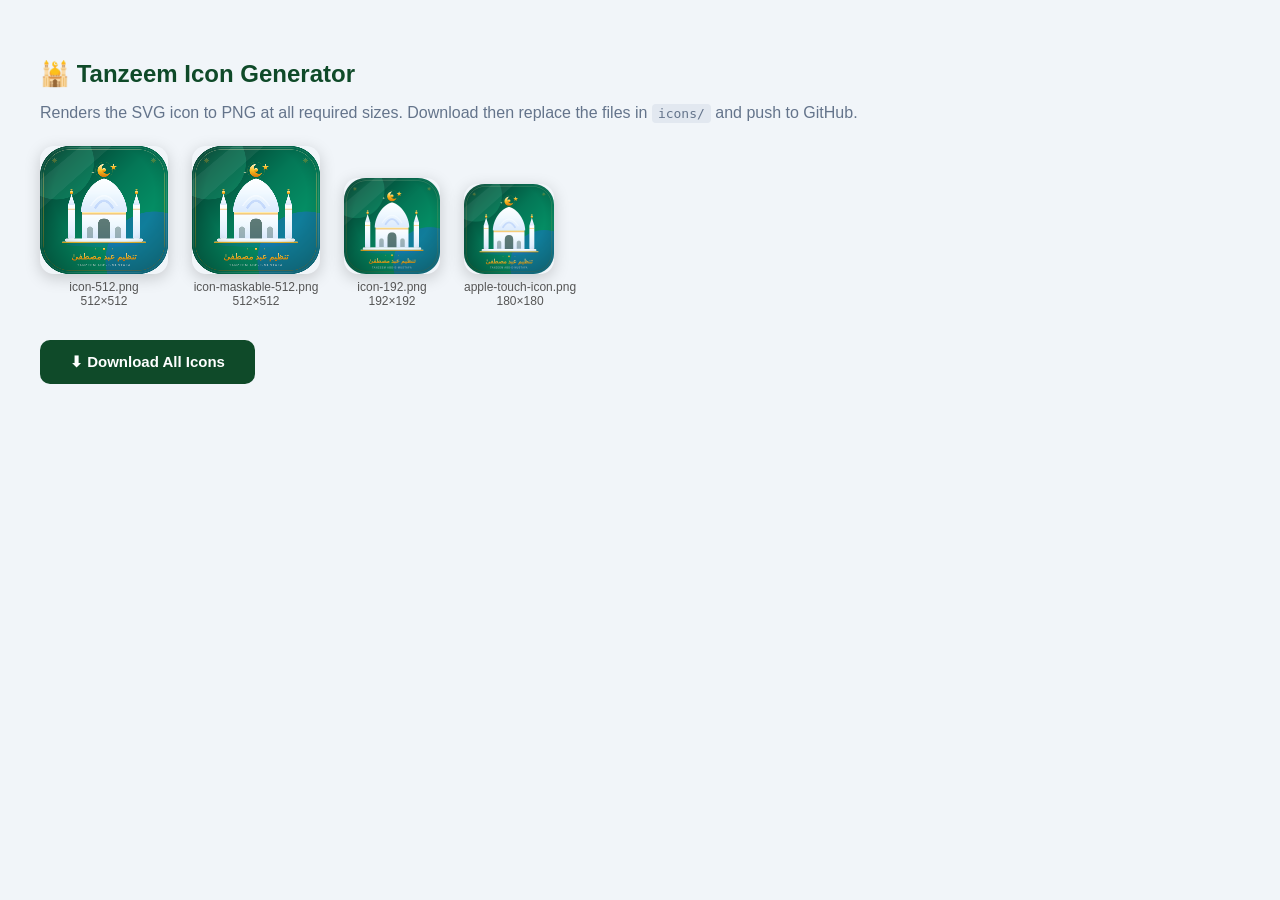
<file: icons/generate-icons.html>
<!DOCTYPE html>
<html lang="en">
<head>
  <meta charset="UTF-8">
  <title>Generate Tanzeem Icons</title>
  <style>
    body { font-family: sans-serif; padding: 32px; background: #f1f5f9; }
    h2 { color: #0f4a29; margin-bottom: 6px; }
    p  { color: #64748b; margin-bottom: 20px; }
    .preview { display: flex; gap: 24px; flex-wrap: wrap; margin: 24px 0; align-items: flex-end; }
    .preview div { text-align: center; font-size: 12px; color: #555; }
    canvas { border-radius: 14px; box-shadow: 0 4px 16px rgba(0,0,0,0.18); display: block; margin-bottom: 6px; }
    button { background: #0f4a29; color: white; border: none; padding: 13px 30px;
             border-radius: 10px; font-size: 15px; cursor: pointer; margin-top: 8px;
             font-weight: 600; }
    button:hover { background: #16a34a; }
    .done { background: #dcfce7; border: 1px solid #86efac; padding: 16px; border-radius: 8px;
            color: #166534; margin-top: 16px; display: none; font-weight: 500; }
    code { background: #e2e8f0; padding: 2px 6px; border-radius: 4px; font-size: 13px; }
    #status { color: #64748b; font-size: 13px; margin-top: 10px; }
  </style>
</head>
<body>
  <h2>🕌 Tanzeem Icon Generator</h2>
  <p>Renders the SVG icon to PNG at all required sizes. Download then replace the files in <code>icons/</code> and push to GitHub.</p>
  <div class="preview" id="previews"></div>
  <button onclick="generateAll()">⬇ Download All Icons</button>
  <div id="status"></div>
  <div class="done" id="done">
    ✅ <strong>Done!</strong> Move the downloaded files into your <code>icons/</code> folder, then push to GitHub.
  </div>

  <script>
    const SVG_URL = 'icon.svg';

    const ICONS = [
      { size: 512, name: 'icon-512.png',          maskable: false, preview: 128 },
      { size: 512, name: 'icon-maskable-512.png', maskable: true,  preview: 128 },
      { size: 192, name: 'icon-192.png',          maskable: false, preview: 96  },
      { size: 180, name: 'apple-touch-icon.png',  maskable: false, preview: 90  },
    ];

    /* Load the SVG as an Image once, then reuse for all sizes */
    function loadSvgImage() {
      return new Promise((resolve, reject) => {
        const img = new Image();
        img.onload  = () => resolve(img);
        img.onerror = reject;
        /* Cache-bust so edits to icon.svg are picked up */
        img.src = SVG_URL + '?v=' + Date.now();
      });
    }

    function renderIcon(img, size, maskable) {
      const canvas = document.createElement('canvas');
      canvas.width = canvas.height = size;
      const ctx = canvas.getContext('2d');

      if (maskable) {
        /* Maskable: fill entire square (no rounded corners) */
        ctx.drawImage(img, 0, 0, size, size);
      } else {
        /* Clip to rounded square before drawing */
        const r = size * 0.176; /* matches rx="90" on 512 */
        ctx.beginPath();
        ctx.moveTo(r, 0);
        ctx.lineTo(size - r, 0);
        ctx.quadraticCurveTo(size, 0, size, r);
        ctx.lineTo(size, size - r);
        ctx.quadraticCurveTo(size, size, size - r, size);
        ctx.lineTo(r, size);
        ctx.quadraticCurveTo(0, size, 0, size - r);
        ctx.lineTo(0, r);
        ctx.quadraticCurveTo(0, 0, r, 0);
        ctx.closePath();
        ctx.clip();
        ctx.drawImage(img, 0, 0, size, size);
      }
      return canvas;
    }

    async function buildPreviews() {
      const status = document.getElementById('status');
      status.textContent = 'Loading SVG…';
      let img;
      try {
        img = await loadSvgImage();
      } catch(e) {
        status.textContent = '⚠️ Could not load icon.svg — make sure this page is served from the icons/ folder.';
        return;
      }
      status.textContent = '';

      const wrap = document.getElementById('previews');
      wrap.innerHTML = '';
      ICONS.forEach(({ size, name, maskable, preview }) => {
        const full   = renderIcon(img, size, maskable);
        /* Scale-down preview canvas */
        const canvas = document.createElement('canvas');
        canvas.width = canvas.height = preview;
        canvas.getContext('2d').drawImage(full, 0, 0, preview, preview);
        const div = document.createElement('div');
        div.appendChild(canvas);
        div.appendChild(document.createTextNode(name + '\n' + size + '×' + size));
        div.style.whiteSpace = 'pre';
        wrap.appendChild(div);
      });
    }

    async function generateAll() {
      const status = document.getElementById('status');
      status.textContent = 'Generating…';
      let img;
      try {
        img = await loadSvgImage();
      } catch(e) {
        status.textContent = '⚠️ Could not load icon.svg';
        return;
      }

      ICONS.forEach(({ size, name, maskable }) => {
        const canvas = renderIcon(img, size, maskable);
        const a = document.createElement('a');
        a.download = name;
        a.href = canvas.toDataURL('image/png');
        a.click();
      });

      status.textContent = '';
      document.getElementById('done').style.display = 'block';
    }

    window.onload = buildPreviews;
  </script>
</body>
</html>
</file>
